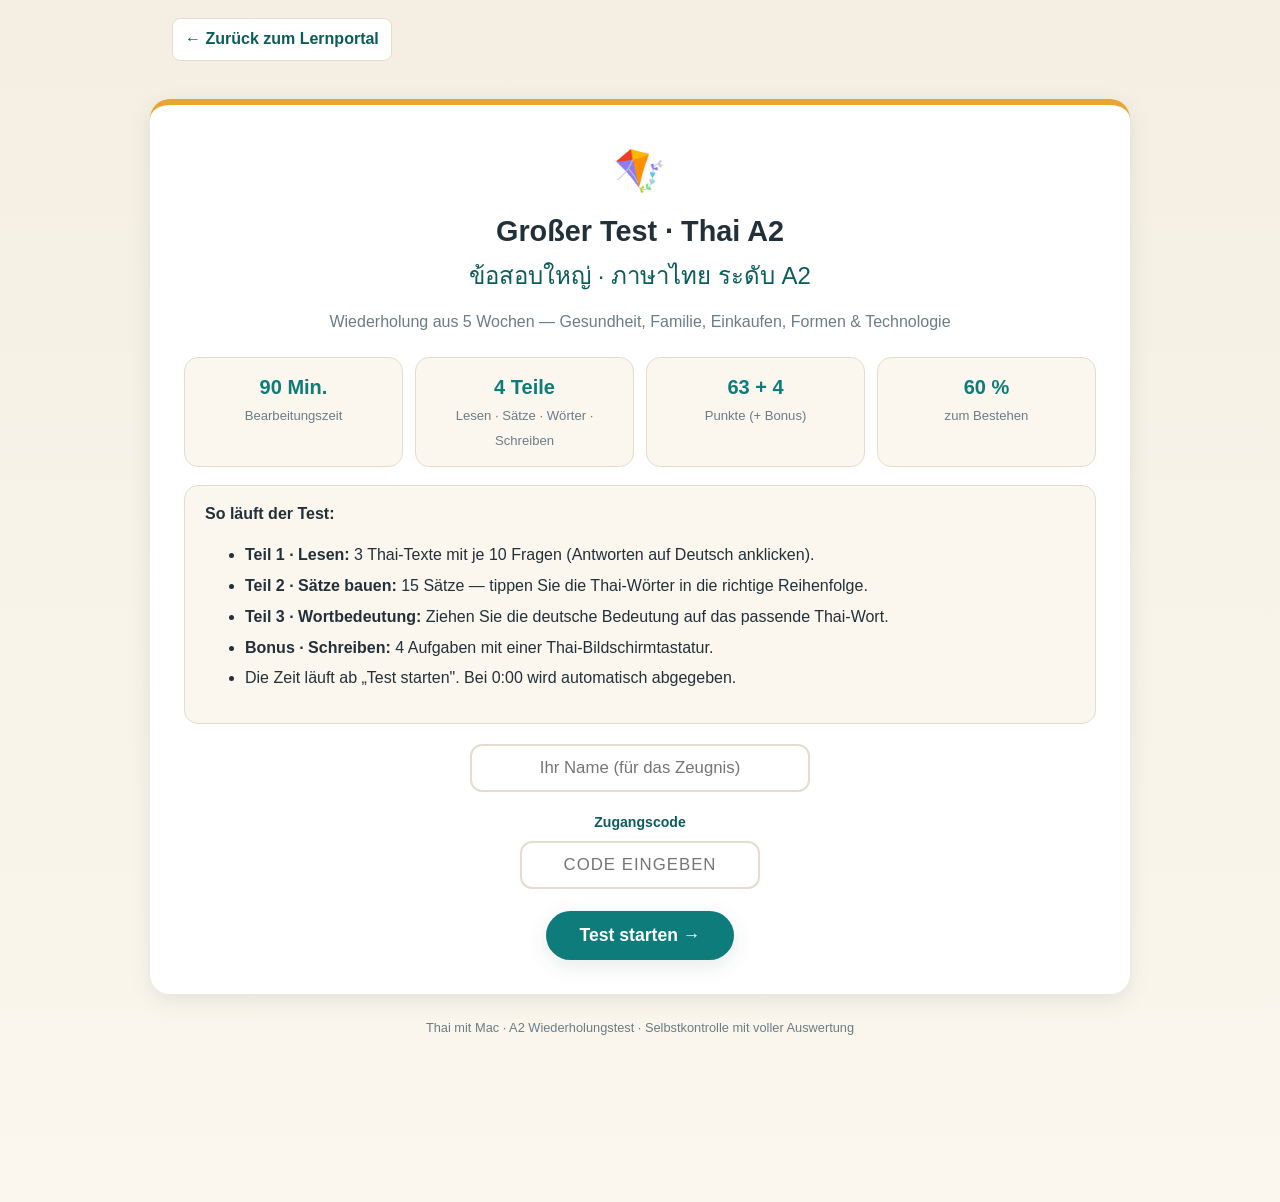
<file: Thai_A2_Grosser_Test.html>
<!DOCTYPE html>
<html lang="de">
<head>
<meta charset="UTF-8">
<meta name="viewport" content="width=device-width, initial-scale=1.0">
<title>Thai mit Mac — Großer Test (A2)</title>
<style>
  :root{
    --teal:#0e7c7b; --teal-dark:#0a5d5c; --gold:#e8a531; --gold-dark:#c9871a;
    --cream:#fbf7ee; --ink:#22303a; --muted:#6b7c86; --line:#e4ddcf;
    --green:#2f9e57; --green-bg:#e7f6ec; --red:#d64545; --red-bg:#fceaea;
    --card:#ffffff; --shadow:0 6px 22px rgba(20,60,60,.10);
  }
  *{box-sizing:border-box}
  html,body{margin:0;padding:0}
  body{
    font-family:-apple-system,BlinkMacSystemFont,"Segoe UI",Roboto,"Noto Sans Thai",sans-serif;
    background:linear-gradient(180deg,#f4efe2 0%,#fbf7ee 100%);
    color:var(--ink); line-height:1.55; padding-bottom:80px;
  }
  body.exam-active{background:#fff}
  .thai{font-family:"Noto Sans Thai","Leelawadee UI","Thonburi",sans-serif;}
  .wrap{max-width:980px;margin:0 auto;padding:0 22px;}

  /* ---------- Top bar ---------- */
  #topbar{position:sticky;top:0;z-index:40;background:#fff;color:var(--ink);
    border-bottom:1px solid var(--line);box-shadow:0 2px 12px rgba(20,60,60,.08);display:none;}
  #topbar .inner{max-width:1180px;margin:0 auto;padding:10px 18px;display:grid;
    grid-template-columns:auto auto minmax(180px,1fr) auto auto auto;align-items:center;gap:12px;}
  #topbar .brand{font-weight:700;letter-spacing:.3px}
  #timer{font-variant-numeric:tabular-nums;font-weight:800;background:var(--teal);
    color:#fff;padding:6px 12px;border-radius:8px;font-size:1.05rem}
  #timer.warn{background:var(--gold);color:#3a2a00}
  #timer.danger{background:var(--red);animation:pulse 1s infinite}
  @keyframes pulse{50%{opacity:.55}}
  .examnav{display:flex;align-items:center;gap:6px;overflow-x:auto;padding-bottom:2px}
  .examnav button{white-space:nowrap;background:transparent;color:var(--teal-dark);border:1px solid var(--line);
    border-radius:8px;padding:7px 10px;font:inherit;font-size:.86rem;font-weight:700;cursor:pointer}
  .examnav button:hover{border-color:var(--teal);background:#f3fbfa}
  .progwrap{height:9px;background:#edf0ec;border-radius:6px;overflow:hidden}
  .progbar{height:100%;width:0;background:var(--gold);transition:width .3s}
  #progtext{font-size:.8rem;color:var(--muted);white-space:nowrap}
  .portal-link{display:inline-flex;align-items:center;gap:6px;color:var(--teal-dark);font-weight:700;
    text-decoration:none;border:1px solid var(--line);border-radius:8px;padding:8px 12px;background:#fff;white-space:nowrap}
  .portal-link:hover{border-color:var(--teal);background:#f3fbfa}
  #submitTop{background:var(--gold);color:#3a2a00;border:none;font-weight:700;
    padding:9px 14px;border-radius:8px;cursor:pointer;font-size:.9rem;white-space:nowrap}
  #submitTop:hover{background:var(--gold-dark);color:#fff}
  @media(max-width:760px){
    #topbar .inner{grid-template-columns:1fr auto auto;gap:8px}
    .examnav{grid-column:1 / -1;order:3}
    .progwrap{grid-column:1 / 3;order:4}
    #progtext{order:4}
    #submitTop{grid-column:3;grid-row:1}
  }

  /* ---------- Start screen ---------- */
  .start-nav{max-width:980px;margin:18px auto 0;padding:0 22px}
  #start{padding:38px 0 60px}
  .hero{background:var(--card);border-radius:20px;box-shadow:var(--shadow);
    padding:34px;border-top:6px solid var(--gold);text-align:center}
  .hero .kite{font-size:2.6rem}
  h1{margin:.2em 0 .1em;font-size:1.8rem}
  .hero .th{font-size:1.5rem;color:var(--teal-dark);margin-bottom:.4em}
  .sub{color:var(--muted);margin-bottom:1.4em}
  .infogrid{display:grid;grid-template-columns:repeat(auto-fit,minmax(150px,1fr));gap:12px;margin:18px 0}
  .infocard{background:var(--cream);border:1px solid var(--line);border-radius:14px;padding:14px}
  .infocard b{display:block;font-size:1.25rem;color:var(--teal)}
  .infocard span{font-size:.82rem;color:var(--muted)}
  .rules{text-align:left;background:var(--cream);border-radius:14px;padding:16px 20px;margin:16px 0;border:1px solid var(--line)}
  .rules li{margin:6px 0}
  .namebox{margin:20px 0}
  .namebox input{font-size:1.05rem;padding:12px 16px;border:2px solid var(--line);border-radius:12px;
    width:100%;max-width:340px;text-align:center;font-family:inherit}
  .namebox input:focus{outline:none;border-color:var(--teal)}
  .accessbox{margin:14px 0 22px}
  .accessbox label{display:block;font-size:.88rem;font-weight:700;color:var(--teal-dark);margin-bottom:7px}
  .accessbox input{font-size:1.05rem;padding:12px 16px;border:2px solid var(--line);border-radius:12px;
    width:100%;max-width:240px;text-align:center;font-family:inherit;text-transform:uppercase;letter-spacing:.06em}
  .accessbox input:focus{outline:none;border-color:var(--teal)}
  .accessbox .error{display:none;color:var(--red);font-size:.86rem;font-weight:700;margin-top:7px}
  .btn{background:var(--teal);color:#fff;border:none;padding:14px 34px;border-radius:30px;
    font-size:1.1rem;font-weight:700;cursor:pointer;box-shadow:var(--shadow);transition:transform .1s}
  .btn:hover{background:var(--teal-dark)} .btn:active{transform:scale(.97)}
  .btn.gold{background:var(--gold);color:#3a2a00}.btn.gold:hover{background:var(--gold-dark);color:#fff}

  /* ---------- Sections ---------- */
  #test{display:none;padding-top:10px}
  .part{background:transparent;border-radius:0;box-shadow:none;margin:0;padding:28px 0 34px;
    border-bottom:1px solid var(--line);scroll-margin-top:104px}
  .part-head{background:#fff;color:var(--ink);padding:0 0 14px;border-bottom:3px solid var(--teal)}
  .part-head .tag{font-size:.78rem;letter-spacing:1.5px;text-transform:uppercase;color:var(--teal-dark);font-weight:800}
  .part-head h2{margin:2px 0 0;font-size:1.35rem}
  .part-head .desc{font-size:.9rem;color:var(--muted);margin-top:3px}
  .part-body{padding:18px 0 0}

  .passage{background:var(--cream);border-left:5px solid var(--gold);border-radius:10px;
    padding:16px 18px;margin-bottom:18px}
  .passage .ptitle{font-weight:700;color:var(--teal-dark);margin-bottom:8px}
  .passage .ptext{font-size:1.28rem;line-height:2.05}

  .q{padding:14px 0;border-bottom:1px dashed var(--line)}
  .q:last-child{border-bottom:none}
  .q .qtext{font-weight:600;margin-bottom:9px}
  .q .qtext .num{display:inline-block;min-width:26px;height:26px;line-height:26px;text-align:center;
    background:var(--teal);color:#fff;border-radius:50%;font-size:.82rem;margin-right:8px}
  .opts{display:grid;grid-template-columns:1fr 1fr;gap:8px}
  @media(max-width:520px){.opts{grid-template-columns:1fr}}
  .opt{display:flex;align-items:center;gap:10px;padding:10px 14px;border:2px solid var(--line);
    border-radius:12px;cursor:pointer;background:#fff;transition:.12s}
  .opt:hover{border-color:var(--teal);background:#f3fbfa}
  .opt.sel{border-color:var(--teal);background:#e6f5f4}
  .opt .mk{width:20px;height:20px;border:2px solid var(--muted);border-radius:50%;flex:none}
  .opt.sel .mk{border-color:var(--teal);background:var(--teal);box-shadow:inset 0 0 0 3px #fff}
  .opt.correct{border-color:var(--green);background:var(--green-bg)}
  .opt.wrong{border-color:var(--red);background:var(--red-bg)}
  .opt .badge{margin-left:auto;font-size:.8rem;font-weight:700}
  .opt.correct .badge{color:var(--green)} .opt.wrong .badge{color:var(--red)}

  /* ---------- Sentence building ---------- */
  .sent{padding:14px 0;border-bottom:1px dashed var(--line)}
  .sent:last-child{border-bottom:none}
  .sent .hint{font-size:.92rem;color:var(--muted);margin-bottom:8px}
  .sent .hint b{color:var(--ink)}
  .answline{min-height:52px;border:2px dashed var(--teal);border-radius:12px;background:#f3fbfa;
    padding:8px;display:flex;flex-wrap:wrap;gap:8px;align-items:center;margin-bottom:8px}
  .answline:empty::before{content:"⬇ Tippen Sie unten die Wörter in der richtigen Reihenfolge an";
    color:var(--muted);font-size:.85rem;padding:6px}
  .bank{display:flex;flex-wrap:wrap;gap:8px}
  .tile{font-family:"Noto Sans Thai",sans-serif;font-size:1.15rem;background:#fff;border:2px solid var(--gold);
    color:var(--ink);padding:7px 14px;border-radius:12px;cursor:pointer;user-select:none;transition:.1s;box-shadow:0 2px 0 var(--gold-dark)}
  .tile:hover{background:#fff6e6} .tile:active{transform:translateY(2px);box-shadow:none}
  .tile.placed{background:var(--teal);color:#fff;border-color:var(--teal-dark);box-shadow:0 2px 0 var(--teal-dark)}
  .sent .verdict{font-weight:700;margin-top:6px;display:none}
  .sent .solution{font-size:1.05rem;color:var(--teal-dark);margin-top:4px;display:none}

  /* ---------- Matching ---------- */
  .mset{margin-bottom:22px}
  .mset h4{margin:0 0 10px;color:var(--teal-dark)}
  .mgrid{display:grid;gap:10px}
  .mrow{display:flex;align-items:center;gap:12px}
  .mword{flex:none;min-width:150px;font-size:1.3rem;font-family:"Noto Sans Thai",sans-serif;
    background:var(--cream);border:1px solid var(--line);border-radius:10px;padding:10px 14px}
  .slot{flex:1;min-height:46px;border:2px dashed var(--muted);border-radius:10px;display:flex;
    align-items:center;justify-content:center;padding:4px;color:var(--muted);font-size:.85rem;transition:.12s}
  .slot.over{border-color:var(--teal);background:#eafaf9}
  .slot.filled{border-style:solid;color:var(--ink)}
  .slot.correct{border-color:var(--green);background:var(--green-bg)}
  .slot.wrong{border-color:var(--red);background:var(--red-bg)}
  .pool{display:flex;flex-wrap:wrap;gap:9px;margin-top:12px;padding:12px;background:var(--cream);
    border-radius:12px;border:1px dashed var(--line)}
  .pool:empty::before{content:"Alle Wörter zugeordnet ✔";color:var(--muted);font-size:.85rem}
  .chip{background:#fff;border:2px solid var(--teal);color:var(--teal-dark);font-weight:600;
    padding:8px 14px;border-radius:20px;cursor:grab;user-select:none;transition:.1s}
  .chip:hover{background:#eafaf9} .chip.sel{background:var(--teal);color:#fff;transform:scale(1.05)}
  .chip.dragging{opacity:.5}
  .mhelp{font-size:.85rem;color:var(--muted);margin-bottom:6px}

  /* ---------- Writing + keyboard ---------- */
  .write{padding:12px 0;border-bottom:1px dashed var(--line)}
  .write:last-of-type{border-bottom:none}
  .write .wp{font-weight:600;margin-bottom:6px}
  .thai-input{width:100%;font-family:"Noto Sans Thai",sans-serif;font-size:1.3rem;padding:10px 12px;
    border:2px solid var(--line);border-radius:10px;min-height:48px}
  .thai-input:focus{outline:none;border-color:var(--teal);background:#f3fbfa}
  .write .model{font-size:1.05rem;color:var(--teal-dark);margin-top:5px;display:none}
  #keyboard{position:sticky;bottom:0;background:#2c3d47;border-radius:14px 14px 0 0;padding:10px;
    margin-top:16px;box-shadow:0 -4px 18px rgba(0,0,0,.2)}
  #keyboard .kbhead{display:flex;align-items:center;justify-content:space-between;margin-bottom:8px}
  #keyboard .kbtitle{color:#cfe;font-size:.8rem;opacity:.85}
  #keyboard .kbhide{background:rgba(255,255,255,.14);color:#fff;border:none;border-radius:16px;
    padding:5px 12px;font-size:.78rem;cursor:pointer}
  #keyboard .kbhide:hover{background:var(--red)}
  .krow{display:flex;justify-content:center;gap:5px;margin-bottom:5px;flex-wrap:wrap}
  .key{background:#3f5560;color:#fff;border:none;border-radius:8px;min-width:34px;height:40px;
    font-size:1.15rem;font-family:"Noto Sans Thai",sans-serif;cursor:pointer;transition:.08s}
  .key:hover{background:#4f6a77} .key:active{transform:translateY(2px)}
  .key.wide{min-width:150px;font-size:.85rem;background:var(--teal)}
  .key.del{background:var(--gold);color:#3a2a00;font-size:.85rem;min-width:80px}
  .key.fn{font-size:.85rem;min-width:76px;background:#54707c}
  .key.shift.active{background:var(--gold);color:#3a2a00}

  /* ---------- Results ---------- */
  #results{display:none;margin:22px 0}
  .scorecard{background:var(--card);border-radius:20px;box-shadow:var(--shadow);padding:30px;text-align:center;border-top:6px solid var(--gold)}
  .ring{width:150px;height:150px;margin:6px auto 10px;border-radius:50%;display:flex;align-items:center;
    justify-content:center;flex-direction:column;color:#fff;font-weight:700}
  .ring .pct{font-size:2.3rem;line-height:1} .ring .lbl{font-size:.8rem;opacity:.9}
  .verdictbig{font-size:1.4rem;font-weight:700;margin:6px 0}
  .breakdown{display:grid;grid-template-columns:repeat(auto-fit,minmax(130px,1fr));gap:12px;margin:20px 0}
  .bdcard{background:var(--cream);border:1px solid var(--line);border-radius:12px;padding:14px}
  .bdcard b{display:block;font-size:1.4rem;color:var(--teal)}
  .bdcard span{font-size:.8rem;color:var(--muted)}
  .actions{display:flex;gap:12px;justify-content:center;flex-wrap:wrap;margin-top:12px}
  .reviewnote{background:#fff8e6;border:1px solid var(--gold);border-radius:12px;padding:12px 16px;
    margin:18px 0;font-size:.92rem}
  .hidden{display:none!important}
  .footer{text-align:center;color:var(--muted);font-size:.8rem;padding:24px}
  @media print{#topbar,#keyboard,.btn,.actions{display:none!important}}
</style>
</head>
<body>

<!-- ============ TOP BAR ============ -->
<div id="topbar">
  <div class="inner">
    <span class="brand">🪁 Thai mit Mac</span>
    <span id="timer">90:00</span>
    <nav class="examnav" aria-label="Test Navigation">
      <button type="button" onclick="jumpToPart('part1')">Lesen</button>
      <button type="button" onclick="jumpToPart('part2')">Sätze</button>
      <button type="button" onclick="jumpToPart('part3')">Wörter</button>
      <button type="button" onclick="jumpToPart('part4')">Schreiben</button>
      <button type="button" onclick="jumpToPart('results')">Ergebnis</button>
    </nav>
    <div class="progwrap"><div class="progbar" id="progbar"></div></div>
    <span id="progtext">0 / 63</span>
    <a class="portal-link" href="index.html#test" target="_top">Portal</a>
    <button id="submitTop" onclick="submitTest()">Test abgeben</button>
  </div>
</div>

<!-- ============ START SCREEN ============ -->
<div class="start-nav">
  <a class="portal-link" href="index.html#test" target="_top">← Zurück zum Lernportal</a>
</div>
<div id="start" class="wrap">
  <div class="hero">
    <div class="kite">🪁</div>
    <h1>Großer Test · Thai A2</h1>
    <div class="th thai">ข้อสอบใหญ่ · ภาษาไทย ระดับ A2</div>
    <p class="sub">Wiederholung aus 5 Wochen — Gesundheit, Familie, Einkaufen, Formen &amp; Technologie</p>

    <div class="infogrid">
      <div class="infocard"><b>90 Min.</b><span>Bearbeitungszeit</span></div>
      <div class="infocard"><b>4 Teile</b><span>Lesen · Sätze · Wörter · Schreiben</span></div>
      <div class="infocard"><b>63 + 4</b><span>Punkte (+ Bonus)</span></div>
      <div class="infocard"><b>60 %</b><span>zum Bestehen</span></div>
    </div>

    <div class="rules">
      <b>So läuft der Test:</b>
      <ul>
        <li><b>Teil 1 · Lesen:</b> 3 Thai-Texte mit je 10 Fragen (Antworten auf Deutsch anklicken).</li>
        <li><b>Teil 2 · Sätze bauen:</b> 15 Sätze — tippen Sie die Thai-Wörter in die richtige Reihenfolge.</li>
        <li><b>Teil 3 · Wortbedeutung:</b> Ziehen Sie die deutsche Bedeutung auf das passende Thai-Wort.</li>
        <li><b>Bonus · Schreiben:</b> 4 Aufgaben mit einer Thai-Bildschirmtastatur.</li>
        <li>Die Zeit läuft ab „Test starten". Bei 0:00 wird automatisch abgegeben.</li>
      </ul>
    </div>

    <div class="namebox">
      <input id="studentName" type="text" placeholder="Ihr Name (für das Zeugnis)" maxlength="40">
    </div>
    <div class="accessbox">
      <label for="accessCode">Zugangscode</label>
      <input id="accessCode" type="password" placeholder="Code eingeben" autocomplete="off" maxlength="24" onkeydown="if(event.key==='Enter')startTest()">
      <div id="accessError" class="error">Der Zugangscode ist nicht richtig.</div>
    </div>
    <button class="btn" onclick="startTest()">Test starten →</button>
  </div>
  <div class="footer">Thai mit Mac · A2 Wiederholungstest · Selbstkontrolle mit voller Auswertung</div>
</div>

<!-- ============ TEST ============ -->
<div id="test" class="wrap">
  <div class="part" id="part1">
    <div class="part-head"><div class="tag">Teil 1 · การอ่าน</div><h2>Lesen &amp; Verstehen</h2>
      <div class="desc">3 Texte · 30 Fragen · Antwort auf Deutsch anklicken</div></div>
    <div class="part-body" id="readingBody"></div>
  </div>

  <div class="part" id="part2">
    <div class="part-head"><div class="tag">Teil 2 · สร้างประโยค</div><h2>Sätze bauen</h2>
      <div class="desc">15 Sätze · Wörter in die richtige Reihenfolge tippen</div></div>
    <div class="part-body" id="sentBody"></div>
  </div>

  <div class="part" id="part3">
    <div class="part-head"><div class="tag">Teil 3 · ความหมายของคำ</div><h2>Wortbedeutung — Ziehen &amp; Ablegen</h2>
      <div class="desc">Ziehen Sie jede deutsche Bedeutung auf das passende Thai-Wort (oder antippen &amp; ablegen)</div></div>
    <div class="part-body" id="matchBody"></div>
  </div>

  <div class="part" id="part4">
    <div class="part-head"><div class="tag">Bonus · การเขียน</div><h2>Schreiben mit Thai-Tastatur</h2>
      <div class="desc">Nutzen Sie die Bildschirmtastatur unten — bis zu 4 Bonuspunkte</div></div>
    <div class="part-body" id="writeBody"></div>
  </div>

  <div style="text-align:center;margin:26px 0">
    <button class="btn gold" onclick="submitTest()">✔ Test abgeben &amp; auswerten</button>
  </div>
</div>

<!-- ============ RESULTS ============ -->
<div id="results" class="wrap"></div>

<!-- ============ THAI KEYBOARD (shared) ============ -->
<div id="keyboard" class="wrap hidden">
  <div class="kbhead">
    <span class="kbtitle">⌨️ แป้นพิมพ์ไทย · Thai-Tastatur</span>
    <button class="kbhide" onmousedown="event.preventDefault()" onclick="hideKeyboard()">✕ ausblenden</button>
  </div>
  <div id="keys"></div>
</div>

<script>
/* ============================================================
   DATA
   ============================================================ */
const READINGS = [
 { title:"Text 1 · สุขภาพของสมชาย (Somchais Gesundheit)",
   text:"สวัสดีครับ ผมชื่อสมชาย ผมอายุ 35 ปี ผมชอบออกกำลังกายมาก ทุกเช้าผมวิ่งที่สวน 30 นาที วันจันทร์กับวันพุธผมว่ายน้ำ วันเสาร์ผมเล่นฟุตบอลกับเพื่อน เมื่อวานนี้ผมปวดหลัง ผมจึงไปหาหมอที่โรงพยาบาล หมอบอกว่าผมต้องพักผ่อนและกินยา หมอบอกว่าผมแข็งแรงดี แต่ต้องระวังหลังของผม วันนี้ผมรู้สึกดีขึ้นแล้ว",
   qs:[
    {q:"Wie alt ist Somchai?",o:["35 Jahre","30 Jahre","45 Jahre","25 Jahre"],a:0},
    {q:"Was macht Somchai jeden Morgen?",o:["Er läuft im Park","Er schwimmt","Er spielt Fußball","Er macht Yoga"],a:0},
    {q:"An welchen Tagen schwimmt er?",o:["Montag und Mittwoch","nur Samstag","jeden Tag","Dienstag und Freitag"],a:0},
    {q:"Was macht er am Samstag?",o:["Fußball mit Freunden","schwimmen","laufen","sich ausruhen"],a:0},
    {q:"Was tat ihm gestern weh?",o:["der Rücken","der Kopf","der Bauch","das Bein"],a:0},
    {q:"Wohin ging er?",o:["ins Krankenhaus","auf den Markt","ins Büro","zur Schule"],a:0},
    {q:"Was soll er laut Arzt tun?",o:["sich ausruhen und Medikamente nehmen","mehr Sport machen","schwimmen gehen","nichts"],a:0},
    {q:"Wie ist Somchais Gesundheit laut Arzt?",o:["stark und gesund","sehr krank","schwach","schlecht"],a:0},
    {q:"Worauf muss er achten?",o:["auf seinen Rücken","auf seinen Kopf","auf sein Bein","auf seinen Bauch"],a:0},
    {q:"Wie fühlt er sich heute?",o:["besser","schlechter","krank","müde"],a:0}
   ]},
 { title:"Text 2 · ครอบครัวของมะลิ (Malis Familie & Markt)",
   text:"ครอบครัวของมะลิมีสี่คน มีพ่อ แม่ พี่สาว และมะลิ พ่อของมะลิเป็นครู แม่เป็นแม่ค้าที่ตลาด ทุกวันเสาร์มะลิไปตลาดกับแม่ แม่ซื้อผัก ผลไม้ และปลา วันนี้ผลไม้ราคาถูก แต่เนื้อสัตว์แพงมาก มะลิอยากได้เสื้อใหม่หนึ่งตัว เสื้อสีแดงราคา 200 บาท แม่ต่อรองกับแม่ค้า สุดท้ายแม่ค้าลดราคาให้ 20 บาท มะลิดีใจมาก",
   qs:[
    {q:"Wie viele Personen sind in Malis Familie?",o:["vier","drei","fünf","zwei"],a:0},
    {q:"Was ist Malis Vater von Beruf?",o:["Lehrer","Verkäufer","Arzt","Schüler"],a:0},
    {q:"Was ist Malis Mutter von Beruf?",o:["Verkäuferin auf dem Markt","Lehrerin","Ärztin","Köchin"],a:0},
    {q:"Wann geht Mali mit der Mutter zum Markt?",o:["jeden Samstag","jeden Tag","montags","sonntags"],a:0},
    {q:"Was kauft die Mutter?",o:["Gemüse, Obst und Fisch","Fleisch und Reis","Kleidung","Süßigkeiten"],a:0},
    {q:"Wie ist der Preis für Obst heute?",o:["billig","teuer","kostenlos","sehr hoch"],a:0},
    {q:"Was war sehr teuer?",o:["Fleisch","Obst","Gemüse","Fisch"],a:0},
    {q:"Was möchte Mali haben?",o:["ein neues Hemd","neue Schuhe","eine Tasche","eine Hose"],a:0},
    {q:"Welche Farbe hat das Hemd?",o:["rot","blau","grün","gelb"],a:0},
    {q:"Um wie viel Baht senkte die Verkäuferin den Preis?",o:["20 Baht","200 Baht","100 Baht","2 Baht"],a:0}
   ]},
 { title:"Text 3 · นิดาที่สำนักงาน (Nida im Büro)",
   text:"นิดาทำงานที่สำนักงานแห่งหนึ่ง ทุกเช้าเธอเปิดคอมพิวเตอร์และเช็คอีเมล วันนี้เครื่องพิมพ์เสีย เธอจึงโทรหาช่างมาซ่อม ตอนบ่ายมีประชุมกับหัวหน้า นิดาต้องพิมพ์เอกสารและส่งไฟล์ให้เพื่อนร่วมงาน แต่ไวไฟช้ามาก เธอลืมรหัสผ่านของอีเมลด้วย สุดท้ายเธอใส่รหัสผ่านใหม่และส่งไฟล์สำเร็จ แบตเตอรี่มือถือของเธอเหลือน้อย เธอจึงชาร์จมือถือ",
   qs:[
    {q:"Wo arbeitet Nida?",o:["in einem Büro","in einem Krankenhaus","auf dem Markt","in der Schule"],a:0},
    {q:"Was macht sie jeden Morgen zuerst?",o:["Computer einschalten und E-Mails checken","drucken","telefonieren","ein Meeting halten"],a:0},
    {q:"Was war heute kaputt?",o:["der Drucker","der Computer","das Handy","die Maus"],a:0},
    {q:"Wen rief sie an?",o:["einen Techniker zum Reparieren","den Chef","eine Freundin","den Arzt"],a:0},
    {q:"Was gab es am Nachmittag?",o:["ein Meeting mit dem Chef","eine Pause","einen Kurs","nichts"],a:0},
    {q:"Was musste Nida tun?",o:["Dokumente drucken und eine Datei senden","kochen","einkaufen","putzen"],a:0},
    {q:"Wie war das WLAN?",o:["sehr langsam","sehr schnell","kaputt","gut"],a:0},
    {q:"Was hatte sie vergessen?",o:["ihr Passwort","ihr Handy","ihre Tasche","ihren Namen"],a:0},
    {q:"Was tat sie am Ende erfolgreich?",o:["die Datei senden","drucken","telefonieren","einkaufen"],a:0},
    {q:"Warum lud sie ihr Handy auf?",o:["der Akku war fast leer","es war kaputt","es war neu","sie war fertig"],a:0}
   ]}
];

const SENTENCES = [
 {de:"Ich spiele gern Fußball.", w:["ผม","ชอบ","เล่น","ฟุตบอล"]},
 {de:"Er ging gestern ins Krankenhaus.", w:["เขา","ไป","โรงพยาบาล","เมื่อวานนี้"]},
 {de:"Die Mutter kauft Obst auf dem Markt.", w:["แม่","ซื้อ","ผลไม้","ที่","ตลาด"]},
 {de:"Wie viel kostet dieses Obst?", w:["ผลไม้","นี้","ราคา","เท่าไหร่"]},
 {de:"Meine Familie hat fünf Personen.", w:["ครอบครัว","ของ","ผม","มี","ห้า","คน"]},
 {de:"Das rote Hemd ist sehr schön.", w:["เสื้อ","สีแดง","สวย","มาก"]},
 {de:"Ich treibe gerade Sport.", w:["ผม","กำลัง","ออกกำลังกาย","อยู่"]},
 {de:"Ihr Computer ist schon kaputt.", w:["คอมพิวเตอร์","ของ","เธอ","เสีย","แล้ว"]},
 {de:"Sie lädt jeden Abend das Handy auf.", w:["เธอ","ชาร์จ","มือถือ","ทุก","คืน"]},
 {de:"Der Arzt sagt, dass ich gesund bin.", w:["หมอ","บอก","ว่า","ผม","แข็งแรง"]},
 {de:"Meine jüngere Schwester ist zehn Jahre alt.", w:["น้องสาว","ของ","ฉัน","อายุ","สิบ","ปี"]},
 {de:"Fleisch ist teurer als Gemüse.", w:["เนื้อสัตว์","แพง","กว่า","ผัก"]},
 {de:"Er schickt dem Chef eine E-Mail.", w:["เขา","ส่ง","อีเมล","ให้","หัวหน้า"]},
 {de:"Ich möchte eine neue Tasche.", w:["ฉัน","อยากได้","กระเป๋า","ใหม่"]},
 {de:"Wir gehen zusammen auf den Markt.", w:["เรา","ไป","ตลาด","ด้วยกัน"]}
];

const MATCHSETS = [
 {title:"Gruppe A · Gesundheit & Körper", pairs:[
   {th:"หัว",de:"Kopf"},{th:"มือ",de:"Hand"},{th:"ขา",de:"Bein"},
   {th:"ยา",de:"Medikament"},{th:"ไข้",de:"Fieber"},{th:"หมอ",de:"Arzt"} ]},
 {title:"Gruppe B · Familie & Einkaufen", pairs:[
   {th:"พ่อ",de:"Vater"},{th:"เพื่อน",de:"Freund"},{th:"ราคา",de:"Preis"},
   {th:"ถูก",de:"billig"},{th:"แพง",de:"teuer"},{th:"ซื้อ",de:"kaufen"} ]},
 {title:"Gruppe C · Technologie & Formen", pairs:[
   {th:"คอมพิวเตอร์",de:"Computer"},{th:"บันทึก",de:"speichern"},{th:"ลบ",de:"löschen"},
   {th:"วงกลม",de:"Kreis"},{th:"สีแดง",de:"rot"},{th:"ใหญ่",de:"groß"} ]}
];

const WRITING = [
 {p:"1. Schreiben Sie das Thai-Wort für „Arzt“.", accept:["หมอ"], model:"หมอ"},
 {p:"2. Schreiben Sie das Thai-Wort für „kaufen“.", accept:["ซื้อ"], model:"ซื้อ"},
 {p:"3. Schreiben Sie das Thai-Wort für „Computer“.", accept:["คอมพิวเตอร์"], model:"คอมพิวเตอร์"},
 {p:"4. Übersetzen Sie: „Ich treibe gern Sport.“", accept:["ออกกำลังกาย"], model:"ผมชอบออกกำลังกาย"}
];

/* Thai keyboard — echtes Kedmanee-Layout (wie eine physische Thai-Tastatur) */
const KB_LOWER = [
 ["ๅ","/","-","ภ","ถ","ุ","ึ","ค","ต","จ","ข","ช"],
 ["ๆ","ไ","ำ","พ","ะ","ั","ี","ร","น","ย","บ","ล"],
 ["ฟ","ห","ก","ด","เ","้","่","า","ส","ว","ง"],
 ["ผ","ป","แ","อ","ิ","ื","ท","ม","ใ","ฝ"]
];
const KB_UPPER = [
 ["+","๑","๒","๓","๔","ู","฿","๕","๖","๗","๘","๙"],
 ["๐","\"","ฎ","ฑ","ธ","ํ","๊","ณ","ฯ","ญ","ฐ",","],
 ["ฤ","ฆ","ฏ","โ","ฌ","็","๋","ษ","ศ","ซ","."],
 ["(",")","ฉ","ฮ","ฺ","์","?","ฒ","ฬ","ฦ"]
];

/* ============================================================
   STATE
   ============================================================ */
const totalCount = 30 + SENTENCES.length + MATCHSETS.reduce((s,m)=>s+m.pairs.length,0); // 63
const ACCESS_CODE = 'THAI-A2';
let readingAns = {};      // "r{ri}q{qi}" -> optIndex
let sentState = {};       // si -> {answer:[], bank:[]}
let matchState = {};      // "m{mi}w{wi}" -> chosen de string
let selectedChip = null;  // {mi, de, el}
let activeField = null;
let timeLeft = 90*60, timerId=null, submitted=false;
let shiftOn=false, kbHideTimer=null;   // Thai keyboard state

function shuffle(a){a=a.slice();for(let i=a.length-1;i>0;i--){const j=Math.random()*(i+1)|0;[a[i],a[j]]=[a[j],a[i]];}return a;}
const esc=s=>String(s).replace(/&/g,'&amp;').replace(/</g,'&lt;').replace(/>/g,'&gt;');

/* ============================================================
   RENDER
   ============================================================ */
function renderReading(){
  let h='';
  READINGS.forEach((r,ri)=>{
    h+=`<div class="passage"><div class="ptitle thai">${esc(r.title)}</div>
        <div class="ptext thai">${esc(r.text)}</div></div>`;
    r.qs.forEach((q,qi)=>{
      const gi=ri*10+qi+1;
      h+=`<div class="q" id="r${ri}q${qi}"><div class="qtext"><span class="num">${gi}</span>${esc(q.q)}</div><div class="opts">`;
      shuffle(q.o.map((op,oi)=>({op,oi}))).forEach(({op,oi})=>{
        h+=`<div class="opt" data-r="${ri}" data-q="${qi}" data-o="${oi}" onclick="pickOpt(${ri},${qi},${oi})">
             <span class="mk"></span><span>${esc(op)}</span><span class="badge"></span></div>`;
      });
      h+=`</div></div>`;
    });
  });
  readingBody.innerHTML=h;
}
function pickOpt(ri,qi,oi){
  if(submitted)return;
  readingAns[`r${ri}q${qi}`]=oi;
  document.querySelectorAll(`.opt[data-r="${ri}"][data-q="${qi}"]`).forEach(e=>e.classList.remove('sel'));
  document.querySelector(`.opt[data-r="${ri}"][data-q="${qi}"][data-o="${oi}"]`).classList.add('sel');
  updateProgress();
}

function renderSentences(){
  let h='';
  SENTENCES.forEach((s,si)=>{
    sentState[si]={answer:[], bank:shuffle(s.w.map((w,i)=>({w,i})))};
    h+=`<div class="sent" id="sent${si}">
          <div class="hint">Satz ${si+1}: <b>${esc(s.de)}</b></div>
          <div class="answline" id="ans${si}"></div>
          <div class="bank" id="bank${si}"></div>
          <div class="verdict" id="sv${si}"></div>
          <div class="solution thai" id="ssol${si}"></div>
        </div>`;
  });
  sentBody.innerHTML=h;
  SENTENCES.forEach((s,si)=>drawSentence(si));
}
function drawSentence(si){
  const st=sentState[si];
  const ans=document.getElementById('ans'+si), bank=document.getElementById('bank'+si);
  ans.innerHTML=''; bank.innerHTML='';
  st.answer.forEach((tok,pos)=>{
    const b=document.createElement('button');
    b.className='tile placed'; b.textContent=tok.w;
    b.onclick=()=>{if(submitted)return; st.answer.splice(pos,1); st.bank.push(tok); drawSentence(si); updateProgress();};
    ans.appendChild(b);
  });
  st.bank.forEach((tok,pos)=>{
    const b=document.createElement('button');
    b.className='tile'; b.textContent=tok.w;
    b.onclick=()=>{if(submitted)return; st.bank.splice(pos,1); st.answer.push(tok); drawSentence(si); updateProgress();};
    bank.appendChild(b);
  });
}

function renderMatching(){
  let h='';
  MATCHSETS.forEach((set,mi)=>{
    h+=`<div class="mset"><h4>${esc(set.title)}</h4><div class="mgrid">`;
    set.pairs.forEach((p,wi)=>{
      h+=`<div class="mrow"><div class="mword thai">${esc(p.th)}</div>
           <div class="slot" id="slot${mi}_${wi}" data-mi="${mi}" data-wi="${wi}"
             ondragover="event.preventDefault();this.classList.add('over')"
             ondragleave="this.classList.remove('over')"
             ondrop="dropChip(event,${mi},${wi})"
             onclick="slotClick(${mi},${wi})">hierher ziehen</div></div>`;
    });
    h+=`</div><div class="pool" id="pool${mi}"></div></div>`;
  });
  matchBody.innerHTML=h;
  MATCHSETS.forEach((set,mi)=>{
    const pool=document.getElementById('pool'+mi);
    shuffle(set.pairs.map(p=>p.de)).forEach(de=>pool.appendChild(makeChip(mi,de)));
  });
}
function makeChip(mi,de){
  const c=document.createElement('div');
  c.className='chip'; c.textContent=de; c.draggable=true;
  c.dataset.mi=mi; c.dataset.de=de;
  c.addEventListener('dragstart',e=>{selectedChip={mi,de,el:c};c.classList.add('dragging');e.dataTransfer.setData('text',de);});
  c.addEventListener('dragend',()=>c.classList.remove('dragging'));
  c.addEventListener('click',()=>{
    if(submitted)return;
    if(selectedChip&&selectedChip.el===c){selectedChip=null;c.classList.remove('sel');}
    else{document.querySelectorAll('.chip.sel').forEach(x=>x.classList.remove('sel'));selectedChip={mi,de,el:c};c.classList.add('sel');}
  });
  return c;
}
function dropChip(e,mi,wi){e.preventDefault();document.getElementById('slot'+mi+'_'+wi).classList.remove('over');placeChip(mi,wi);}
function slotClick(mi,wi){
  if(submitted)return;
  const slot=document.getElementById('slot'+mi+'_'+wi);
  if(slot.classList.contains('filled')&&!selectedChip){ // remove chip back to pool
    const de=matchState['m'+mi+'w'+wi];
    delete matchState['m'+mi+'w'+wi];
    slot.classList.remove('filled'); slot.textContent='hierher ziehen';
    document.getElementById('pool'+mi).appendChild(makeChip(mi,de));
    updateProgress(); return;
  }
  placeChip(mi,wi);
}
function placeChip(mi,wi){
  if(submitted||!selectedChip||selectedChip.mi!=mi)return;
  const slot=document.getElementById('slot'+mi+'_'+wi);
  // if slot already filled, return old chip to pool
  if(slot.classList.contains('filled')){
    const old=matchState['m'+mi+'w'+wi];
    document.getElementById('pool'+mi).appendChild(makeChip(mi,old));
  }
  matchState['m'+mi+'w'+wi]=selectedChip.de;
  slot.classList.add('filled'); slot.textContent=selectedChip.de;
  selectedChip.el.remove(); selectedChip=null;
  updateProgress();
}

function renderWriting(){
  let h='';
  WRITING.forEach((w,i)=>{
    h+=`<div class="write"><div class="wp">${esc(w.p)}</div>
         <input class="thai-input thai" id="wr${i}" autocomplete="off" readonly
           onfocus="setField(this)" onblur="fieldBlur()" oninput="updateProgress()">
         <div class="model thai" id="wm${i}"></div></div>`;
  });
  writeBody.innerHTML=h;
}
function renderKeyboard(){
  const layout = shiftOn ? KB_UPPER : KB_LOWER;
  const keys=document.getElementById('keys'); keys.innerHTML='';
  const mk=(cls,label,fn)=>{const b=document.createElement('button');b.className='key '+cls;
    b.textContent=label;b.addEventListener('mousedown',e=>e.preventDefault());
    b.addEventListener('click',fn);return b;};
  layout.forEach(row=>{
    const r=document.createElement('div'); r.className='krow';
    row.forEach(k=>r.appendChild(mk('',k,()=>typeKey(k))));
    keys.appendChild(r);
  });
  const fr=document.createElement('div'); fr.className='krow';
  fr.appendChild(mk('fn shift'+(shiftOn?' active':''),'⇧ Shift',toggleShift));
  fr.appendChild(mk('wide','เว้นวรรค · Leerzeichen',()=>typeKey(' ')));
  fr.appendChild(mk('del','⌫ löschen',backspace));
  fr.appendChild(mk('fn','✕ ausblenden',hideKeyboard));
  keys.appendChild(fr);
}
function toggleShift(){ shiftOn=!shiftOn; renderKeyboard(); }
function showKeyboard(){ if(!submitted) document.getElementById('keyboard').classList.remove('hidden'); }
function hideKeyboard(){ document.getElementById('keyboard').classList.add('hidden'); }
function setField(el){ activeField=el; clearTimeout(kbHideTimer); showKeyboard(); }
function fieldBlur(){ kbHideTimer=setTimeout(hideKeyboard,200); }
function typeKey(ch){
  if(!activeField){return;}
  const el=activeField,s=el.selectionStart??el.value.length,e=el.selectionEnd??el.value.length;
  el.value=el.value.slice(0,s)+ch+el.value.slice(e);
  const np=s+ch.length; el.focus(); el.setSelectionRange(np,np); updateProgress();
}
function backspace(){
  if(!activeField)return;
  const el=activeField,s=el.selectionStart,e=el.selectionEnd;
  if(s!==e){el.value=el.value.slice(0,s)+el.value.slice(e);el.setSelectionRange(s,s);}
  else if(s>0){el.value=el.value.slice(0,s-1)+el.value.slice(s);el.setSelectionRange(s-1,s-1);}
  el.focus(); updateProgress();
}

/* ============================================================
   PROGRESS + TIMER
   ============================================================ */
function answeredCount(){
  let n=Object.keys(readingAns).length;
  SENTENCES.forEach((s,si)=>{if(sentState[si].answer.length===s.w.length)n++;});
  n+=Object.keys(matchState).length;
  return n;
}
function updateProgress(){
  const n=answeredCount();
  progbar.style.width=(n/totalCount*100)+'%';
  progtext.textContent=n+' / '+totalCount;
}
function startTimer(){
  timerId=setInterval(()=>{
    timeLeft--;
    const m=String(Math.floor(timeLeft/60)).padStart(2,'0'),s=String(timeLeft%60).padStart(2,'0');
    const t=document.getElementById('timer'); t.textContent=m+':'+s;
    t.classList.toggle('warn',timeLeft<=600&&timeLeft>120);
    t.classList.toggle('danger',timeLeft<=120);
    if(timeLeft<=0){clearInterval(timerId);submitTest();}
  },1000);
}

function jumpToPart(id){
  const el=document.getElementById(id);
  if(el) el.scrollIntoView({behavior:'smooth',block:'start'});
}

/* ============================================================
   FLOW
   ============================================================ */
function startTest(){
  const accessInput = document.getElementById('accessCode');
  const accessError = document.getElementById('accessError');
  const enteredCode = (accessInput.value || '').trim().toUpperCase();
  if(enteredCode !== ACCESS_CODE){
    accessError.style.display = 'block';
    accessInput.focus();
    accessInput.select();
    return;
  }
  accessError.style.display = 'none';
  renderReading();renderSentences();renderMatching();renderWriting();renderKeyboard();
  document.body.classList.add('exam-active');
  document.getElementById('start').style.display='none';
  document.getElementById('topbar').style.display='block';
  document.getElementById('test').style.display='block';
  document.getElementById('keyboard').classList.add('hidden'); // erscheint erst bei Fokus auf ein Schreibfeld
  updateProgress(); startTimer(); window.scrollTo(0,0);
}

function submitTest(){
  if(submitted)return;
  const n=answeredCount();
  if(timeLeft>0 && n<totalCount){
    if(!confirm(`Sie haben ${n} von ${totalCount} Aufgaben bearbeitet.\nWirklich abgeben?`))return;
  }
  submitted=true; clearInterval(timerId);
  document.getElementById('keyboard').classList.add('hidden');

  let rP=0, sP=0, mP=0, bP=0;
  // --- reading
  READINGS.forEach((r,ri)=>r.qs.forEach((q,qi)=>{
    const chosen=readingAns[`r${ri}q${qi}`];
    document.querySelectorAll(`.opt[data-r="${ri}"][data-q="${qi}"]`).forEach(el=>{
      const oi=+el.dataset.o; el.style.cursor='default';
      if(oi===q.a){el.classList.add('correct');el.querySelector('.badge').textContent='✔ richtig';}
      if(chosen===oi&&oi!==q.a){el.classList.add('wrong');el.querySelector('.badge').textContent='✗ Ihre Wahl';}
    });
    if(chosen===q.a)rP++;
  }));
  // --- sentences
  SENTENCES.forEach((s,si)=>{
    const got=sentState[si].answer.map(t=>t.w).join(' ');
    const correct=s.w.join(' ');
    const v=document.getElementById('sv'+si), sol=document.getElementById('ssol'+si);
    v.style.display='block';
    if(got===correct){sP++;v.style.color='var(--green)';v.textContent='✔ Richtig!';}
    else{v.style.color='var(--red)';v.textContent='✗ Nicht ganz. Richtige Reihenfolge:';
         sol.style.display='block';sol.textContent=correct;}
  });
  // --- matching
  MATCHSETS.forEach((set,mi)=>set.pairs.forEach((p,wi)=>{
    const slot=document.getElementById('slot'+mi+'_'+wi);
    const chosen=matchState['m'+mi+'w'+wi];
    if(chosen===p.de){mP++;slot.classList.add('correct');}
    else{slot.classList.add('wrong');slot.innerHTML=(chosen?esc(chosen):'—')+' → <b>'+esc(p.de)+'</b>';}
  }));
  // --- writing (bonus)
  WRITING.forEach((w,i)=>{
    const el=document.getElementById('wr'+i);const val=(el.value||'').trim();
    const ok=w.accept.some(a=>val.includes(a));
    el.readOnly=true;
    el.style.borderColor=ok?'var(--green)':'var(--red)';
    el.style.background=ok?'var(--green-bg)':'var(--red-bg)';
    const m=document.getElementById('wm'+i);m.style.display='block';
    m.textContent=(ok?'✔ Korrekt':'✗ Musterlösung: '+w.model);
    if(ok)bP++;
  });

  showResults(rP,sP,mP,bP);
}

function showResults(rP,sP,mP,bP){
  const core=rP+sP+mP, coreMax=totalCount, pct=Math.round(core/coreMax*100);
  const pass=pct>=60;
  const name=(document.getElementById('studentName').value||'').trim();
  const grade = pct>=90?'Sehr gut (1)':pct>=80?'Gut (2)':pct>=70?'Befriedigend (3)':pct>=60?'Ausreichend (4)':'Nicht bestanden (5)';
  const ringColor = pass?'linear-gradient(135deg,#2f9e57,#0e7c7b)':'linear-gradient(135deg,#d64545,#e8a531)';
  const usedMin = Math.floor((90*60-timeLeft)/60);
  const R=document.getElementById('results');
  R.style.display='block';
  R.innerHTML=`
    <div class="scorecard">
      <div class="ring" style="background:${ringColor}">
        <div class="pct">${pct}%</div><div class="lbl">${core} / ${coreMax} Punkte</div>
      </div>
      <div class="verdictbig" style="color:${pass?'var(--green)':'var(--red)'}">
        ${pass?'🎉 Bestanden!':'Weiter üben — fast geschafft!'}</div>
      <div style="color:var(--muted)">${name?('Kandidat/in: <b>'+esc(name)+'</b> · '):''}Note: <b>${grade}</b> · Zeit: ${usedMin} Min.</div>
      <div class="breakdown">
        <div class="bdcard"><b>${rP}/30</b><span>Teil 1 · Lesen</span></div>
        <div class="bdcard"><b>${sP}/${SENTENCES.length}</b><span>Teil 2 · Sätze</span></div>
        <div class="bdcard"><b>${mP}/${MATCHSETS.reduce((s,m)=>s+m.pairs.length,0)}</b><span>Teil 3 · Wörter</span></div>
        <div class="bdcard"><b>+${bP}/4</b><span>Bonus · Schreiben</span></div>
      </div>
      <div class="actions">
        <button class="btn" onclick="window.scrollTo({top:document.getElementById('test').offsetTop,behavior:'smooth'})">📋 Antworten ansehen</button>
        <button class="btn gold" onclick="window.print()">🖨️ Als PDF / drucken</button>
        <button class="btn" style="background:var(--gold);color:#3a2a00" onclick="location.reload()">🔄 Neu starten</button>
      </div>
    </div>
    <div class="reviewnote">Unten sehen Sie jede Aufgabe: <b style="color:var(--green)">grün</b> = richtig,
      <b style="color:var(--red)">rot</b> = Ihre falsche Wahl bzw. die Musterlösung. Scrollen Sie durch alle vier Teile.</div>`;
  document.getElementById('submitTop').style.display='none';
  document.getElementById('timer').textContent='fertig';
  R.scrollIntoView({behavior:'smooth'});
}
</script>
</body>
</html>
</file>
